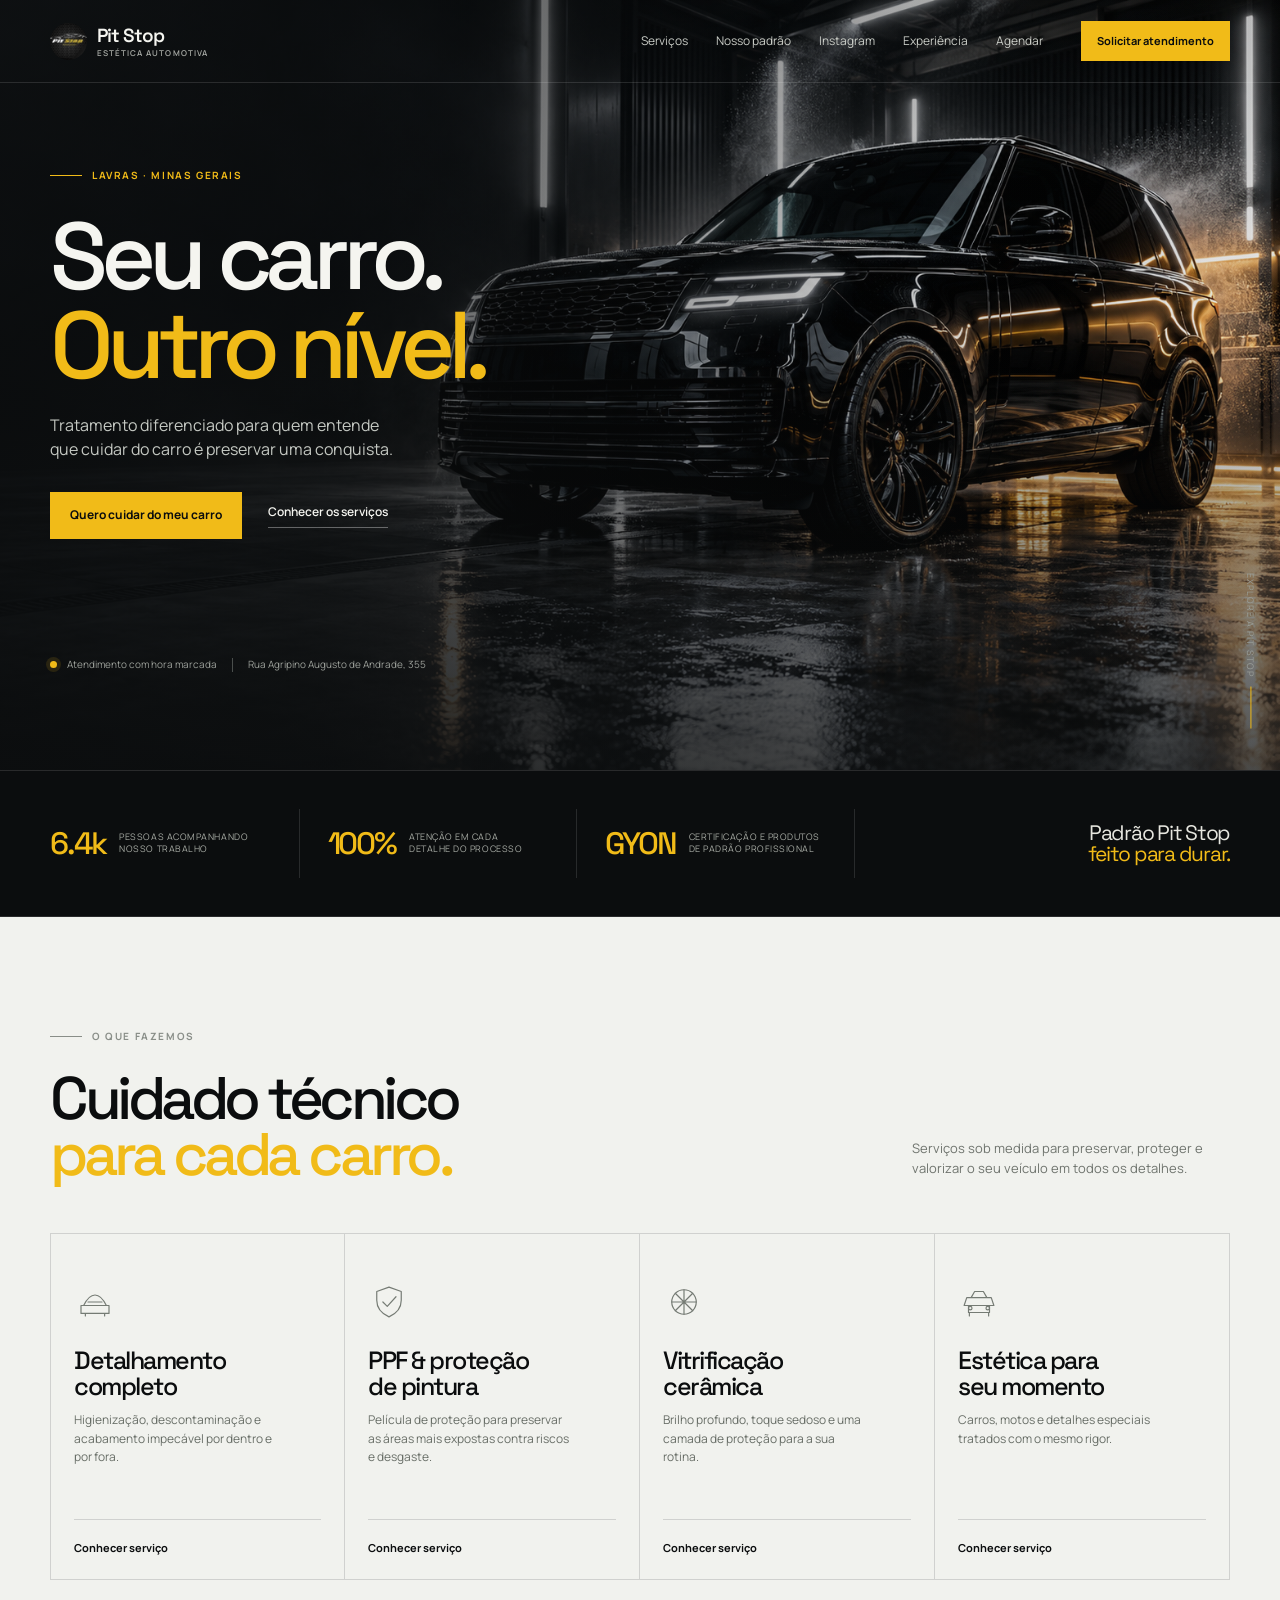
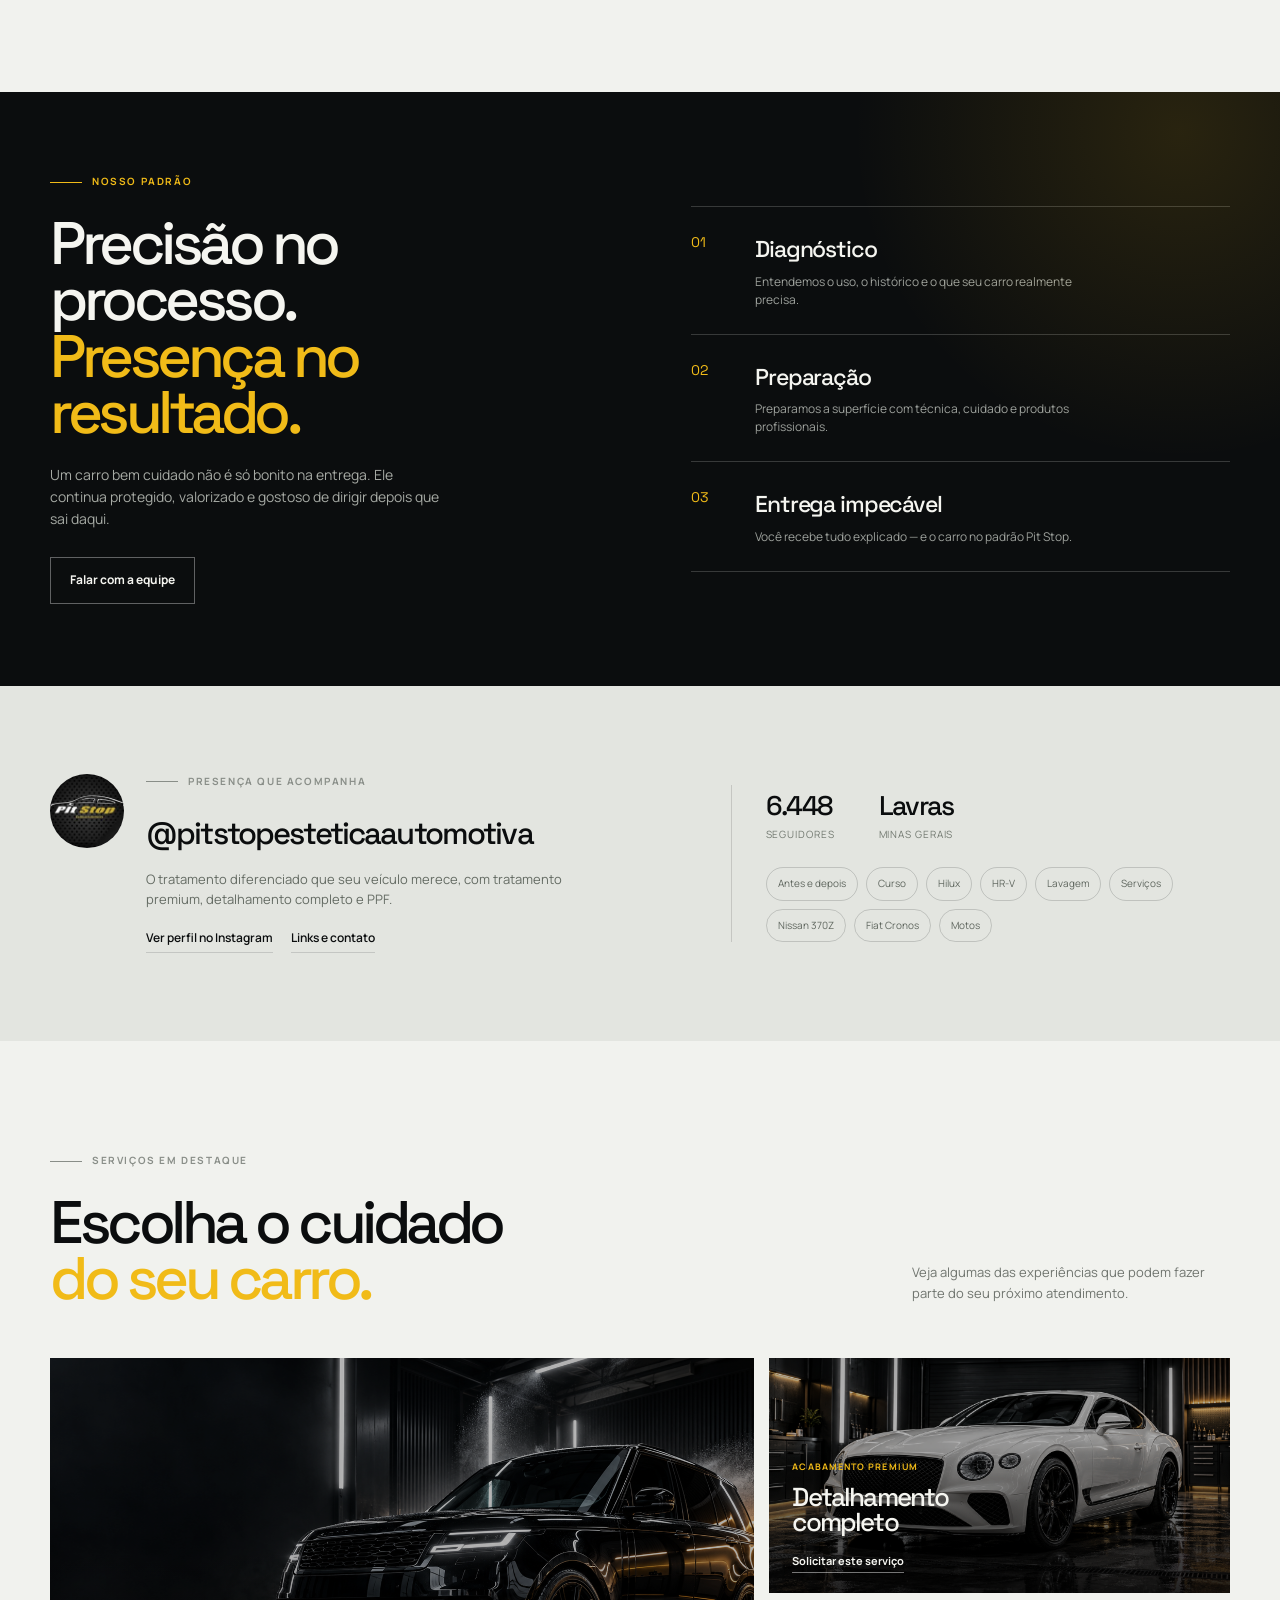
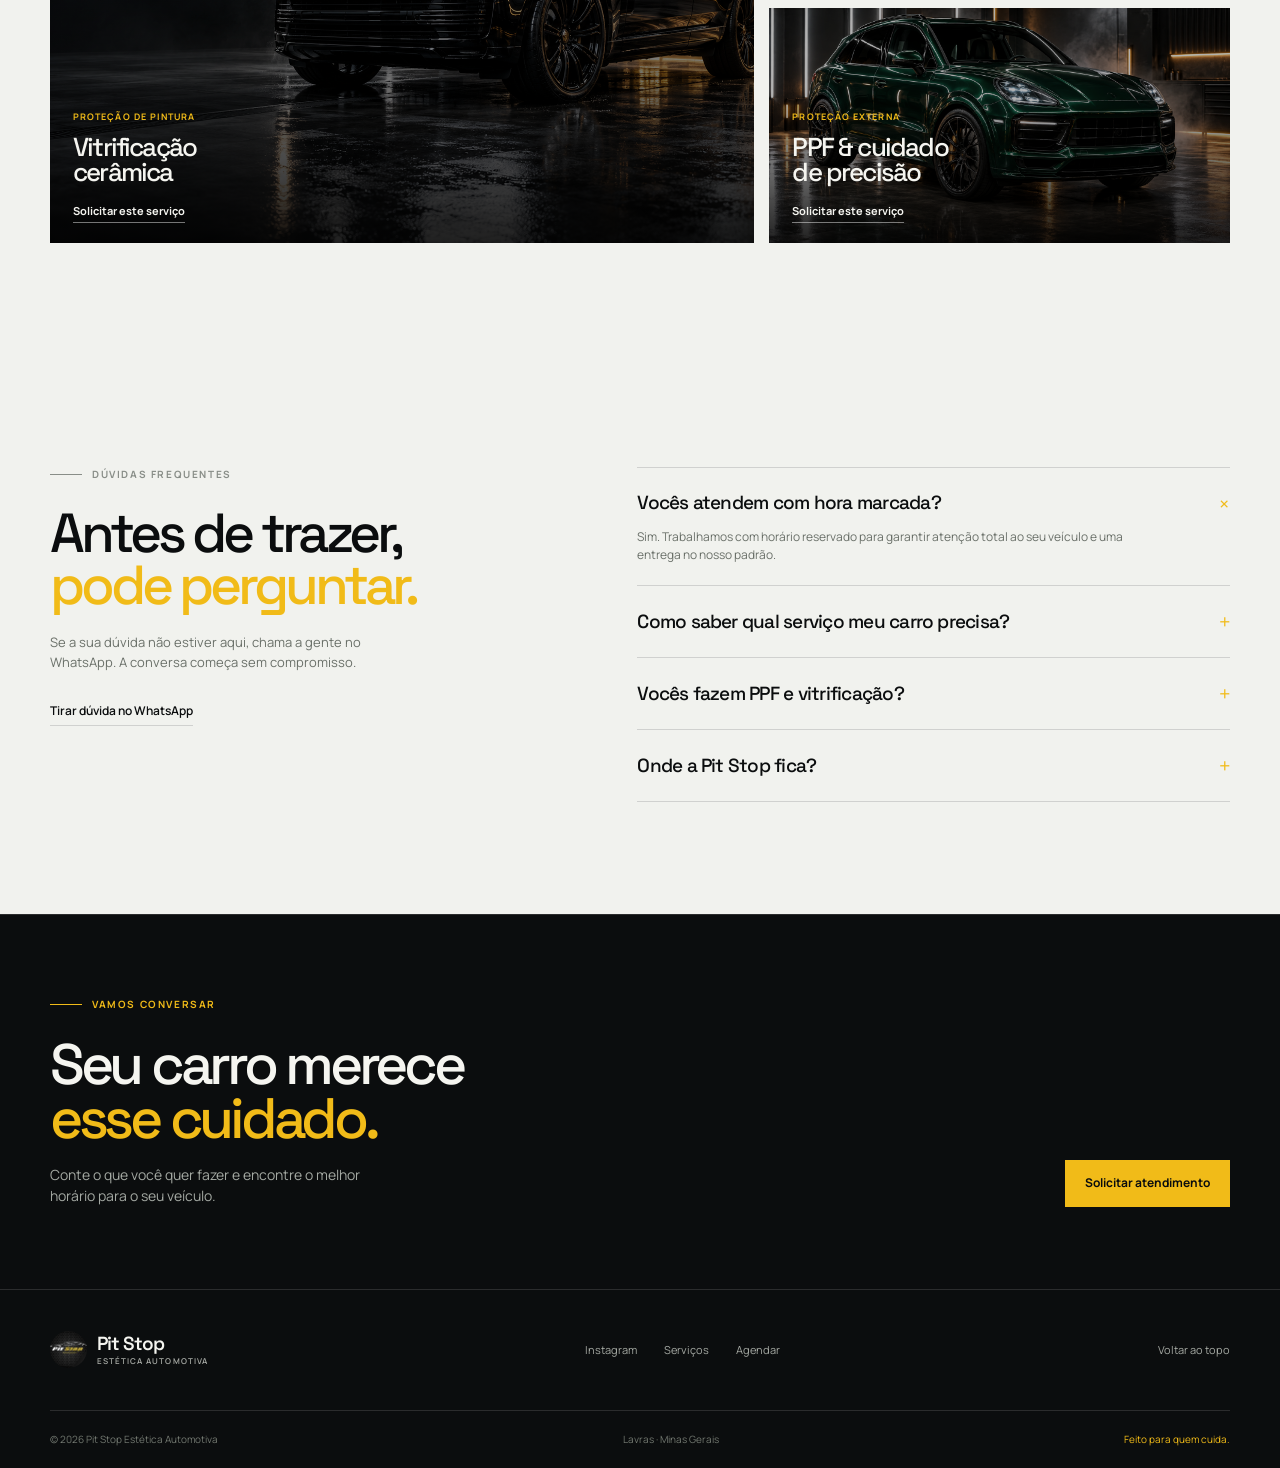
<file: index.html>
<!doctype html>
<html lang="pt-BR">
  <head>
    <meta charset="UTF-8" />
    <meta name="viewport" content="width=device-width, initial-scale=1.0" />
    <meta name="theme-color" content="#0b0d0e" />
    <meta name="description" content="Pit Stop Estética Automotiva — detalhamento premium, PPF, vitrificação e cuidado de verdade em Lavras, MG." />
    <link rel="icon" href="favicon.svg" type="image/svg+xml" />
    <link rel="preconnect" href="https://fonts.googleapis.com" />
    <link rel="preconnect" href="https://fonts.gstatic.com" crossorigin />
    <link href="https://fonts.googleapis.com/css2?family=Manrope:wght@400;500;600;700&family=Space+Grotesk:wght@400;500;600&display=swap" rel="stylesheet" />
    <link rel="stylesheet" href="styles.css?v=hero-full-2" />
    <title>Pit Stop Estética Automotiva | Lavras - MG</title>
  </head>
  <body>
    <a class="skip-link" href="#conteudo">Pular para o conteúdo</a>
    <header class="site-header" id="topo">
      <div class="container header-inner">
        <a class="brand" href="#topo" aria-label="Pit Stop Estética Automotiva, início"><span class="brand-mark" aria-hidden="true">PS</span><span class="brand-copy"><strong>Pit Stop</strong><small>Estética Automotiva</small></span></a>
        <nav class="desktop-nav" aria-label="Navegação principal"><a href="#servicos">Serviços</a><a href="#metodo">Nosso padrão</a><a href="#instagram">Instagram</a><a href="#experiencia">Experiência</a><a href="agendamento.html">Agendar</a></nav>
        <a class="button button-small header-cta" href="agendamento.html">Solicitar atendimento</a>
        <button class="menu-toggle" type="button" aria-expanded="false" aria-controls="mobile-menu" aria-label="Abrir menu"><span></span><span></span></button>
      </div>
      <nav class="mobile-menu" id="mobile-menu" aria-label="Navegação móvel"><a href="#servicos">Serviços</a><a href="#metodo">Nosso padrão</a><a href="#instagram">Instagram</a><a href="#experiencia">Experiência</a><a href="agendamento.html">Agendar atendimento</a></nav>
    </header>

    <main id="conteudo">
      <section class="hero section-dark">
        <div class="hero-image" role="img" aria-label="SUV preto com acabamento brilhante em uma baia profissional de detalhamento"></div><div class="hero-overlay"></div>
        <div class="container hero-content"><div class="eyebrow"><span class="eyebrow-line"></span> Lavras · Minas Gerais</div><h1>Seu carro.<br /><em>Outro nível.</em></h1><p class="hero-lead">Tratamento diferenciado para quem entende que cuidar do carro é preservar uma conquista.</p><div class="hero-actions"><a class="button" href="agendamento.html">Quero cuidar do meu carro</a><a class="text-link" href="#servicos">Conhecer os serviços</a></div><div class="hero-note"><span class="status-dot"></span><span>Atendimento com hora marcada</span><span class="note-divider"></span><span>Rua Agripino Augusto de Andrade, 355</span></div></div><div class="hero-scroll" aria-hidden="true"><span>Explore a Pit Stop</span><i></i></div>
      </section>

      <section class="proof-strip section-dark"><div class="container proof-grid"><div class="proof-item"><strong>6.4k</strong><span>pessoas acompanhando<br />nosso trabalho</span></div><div class="proof-item"><strong>100%</strong><span>atenção em cada<br />detalhe do processo</span></div><div class="proof-item"><strong>GYON</strong><span>certificação e produtos<br />de padrão profissional</span></div><div class="proof-signature">Padrão Pit Stop<br /><span>feito para durar.</span></div></div></section>

      <section class="section services-section" id="servicos"><div class="container"><div class="section-heading split-heading"><div><div class="eyebrow dark-eyebrow"><span class="eyebrow-line"></span> O que fazemos</div><h2>Cuidado técnico<br /><em>para cada carro.</em></h2></div><p>Serviços sob medida para preservar, proteger e valorizar o seu veículo em todos os detalhes.</p></div><div class="services-grid">
        <article class="service-card"><div class="service-icon" aria-hidden="true"><svg viewBox="0 0 48 48"><path d="M11 28c4-8 8-12 13-12s9 4 13 12"/><path d="M8 28h32v9H8zM13 37v3m22-3v3M16 24h16"/></svg></div><h3>Detalhamento<br />completo</h3><p>Higienização, descontaminação e acabamento impecável por dentro e por fora.</p><a href="agendamento.html">Conhecer serviço</a></article>
        <article class="service-card"><div class="service-icon" aria-hidden="true"><svg viewBox="0 0 48 48"><path d="M24 7 38 12v10c0 9-5 15-14 19-9-4-14-10-14-19V12l14-5Z"/><path d="m17 24 5 5 10-11"/></svg></div><h3>PPF & proteção<br />de pintura</h3><p>Película de proteção para preservar as áreas mais expostas contra riscos e desgaste.</p><a href="agendamento.html">Conhecer serviço</a></article>
        <article class="service-card"><div class="service-icon" aria-hidden="true"><svg viewBox="0 0 48 48"><circle cx="24" cy="24" r="14"/><path d="M24 10v28M10 24h28M14 14l20 20M34 14 14 34"/></svg></div><h3>Vitrificação<br />cerâmica</h3><p>Brilho profundo, toque sedoso e uma camada de proteção para a sua rotina.</p><a href="agendamento.html">Conhecer serviço</a></article>
        <article class="service-card"><div class="service-icon" aria-hidden="true"><svg viewBox="0 0 48 48"><path d="M7 28h34l-3-9H10l-3 9Zm5 0v8h24v-8M15 19l4-7h10l4 7M13 36v4m22-4v4"/><circle cx="14" cy="31" r="2"/><circle cx="34" cy="31" r="2"/></svg></div><h3>Estética para<br />seu momento</h3><p>Carros, motos e detalhes especiais tratados com o mesmo rigor.</p><a href="agendamento.html">Conhecer serviço</a></article>
      </div></div></section>

      <section class="method-section section-dark" id="metodo"><div class="method-glow"></div><div class="container method-grid"><div class="method-copy"><div class="eyebrow"><span class="eyebrow-line"></span> Nosso padrão</div><h2>Precisão no processo.<br /><em>Presença no resultado.</em></h2><p>Um carro bem cuidado não é só bonito na entrega. Ele continua protegido, valorizado e gostoso de dirigir depois que sai daqui.</p><a class="button button-outline" href="agendamento.html">Falar com a equipe</a></div><div class="method-list"><div class="method-step"><span class="step-index">01</span><div><h3>Diagnóstico</h3><p>Entendemos o uso, o histórico e o que seu carro realmente precisa.</p></div></div><div class="method-step"><span class="step-index">02</span><div><h3>Preparação</h3><p>Preparamos a superfície com técnica, cuidado e produtos profissionais.</p></div></div><div class="method-step"><span class="step-index">03</span><div><h3>Entrega impecável</h3><p>Você recebe tudo explicado — e o carro no padrão Pit Stop.</p></div></div></div></div></section>

      <section class="instagram-section section" id="instagram"><div class="container instagram-panel"><div class="instagram-profile"><span class="instagram-logo brand-mark" aria-hidden="true">PS</span><div><div class="eyebrow dark-eyebrow"><span class="eyebrow-line"></span> Presença que acompanha</div><h2>@pitstopesteticaautomotiva</h2><p>O tratamento diferenciado que seu veículo merece, com tratamento premium, detalhamento completo e PPF.</p><div class="instagram-actions"><a class="text-link dark-link" href="https://www.instagram.com/pitstopesteticaautomotiva/" target="_blank" rel="noreferrer">Ver perfil no Instagram</a><a class="text-link dark-link" href="https://abre.bio/paravoce" target="_blank" rel="noreferrer">Links e contato</a></div></div></div><div class="instagram-details"><div class="instagram-stat"><strong>6.448</strong><span>seguidores</span></div><div class="instagram-stat"><strong>Lavras</strong><span>Minas Gerais</span></div><div class="instagram-tags"><span>Antes e depois</span><span>Curso</span><span>Hilux</span><span>HR-V</span><span>Lavagem</span><span>Serviços</span><span>Nissan 370Z</span><span>Fiat Cronos</span><span>Motos</span></div></div></div></section>

      <section class="section experience-section" id="experiencia"><div class="container"><div class="section-heading split-heading"><div><div class="eyebrow dark-eyebrow"><span class="eyebrow-line"></span> Serviços em destaque</div><h2>Escolha o cuidado<br /><em>do seu carro.</em></h2></div><p>Veja algumas das experiências que podem fazer parte do seu próximo atendimento.</p></div><div class="experience-grid"><article class="experience-card experience-large"><img src="public/hero-pit-stop.png" alt="SUV preto premium com acabamento brilhante em uma baia de detalhamento" /><div class="experience-content"><span>Proteção de pintura</span><h3>Vitrificação<br />cerâmica</h3><a href="agendamento.html">Solicitar este serviço</a></div></article><article class="experience-card"><img src="public/premium-coupe.png" alt="Cupê premium branco com acabamento espelhado em estúdio" /><div class="experience-content"><span>Acabamento premium</span><h3>Detalhamento<br />completo</h3><a href="agendamento.html">Solicitar este serviço</a></div></article><article class="experience-card"><img src="public/premium-suv-green.png" alt="SUV premium verde com pintura protegida e reflexos de estúdio" /><div class="experience-content"><span>Proteção externa</span><h3>PPF & cuidado<br />de precisão</h3><a href="agendamento.html">Solicitar este serviço</a></div></article></div></div></section>

      <section class="faq-section section"><div class="container faq-grid"><div><div class="eyebrow dark-eyebrow"><span class="eyebrow-line"></span> Dúvidas frequentes</div><h2>Antes de trazer,<br /><em>pode perguntar.</em></h2><p class="faq-intro">Se a sua dúvida não estiver aqui, chama a gente no WhatsApp. A conversa começa sem compromisso.</p><a class="text-link dark-link" href="https://wa.me/5535988313993?text=Ol%C3%A1%2C%20tenho%20uma%20d%C3%BAvida%20sobre%20os%20servi%C3%A7os%20da%20Pit%20Stop." target="_blank" rel="noreferrer">Tirar dúvida no WhatsApp</a></div><div class="faq-list"><details open><summary>Vocês atendem com hora marcada?<span>+</span></summary><p>Sim. Trabalhamos com horário reservado para garantir atenção total ao seu veículo e uma entrega no nosso padrão.</p></details><details><summary>Como saber qual serviço meu carro precisa?<span>+</span></summary><p>Você pode enviar fotos e contar um pouco sobre o uso do carro. Nossa equipe orienta a melhor combinação para seu objetivo.</p></details><details><summary>Vocês fazem PPF e vitrificação?<span>+</span></summary><p>Sim. Trabalhamos com soluções de proteção de pintura, vitrificação cerâmica e detalhamento completo.</p></details><details><summary>Onde a Pit Stop fica?<span>+</span></summary><p>Estamos na Rua Agripino Augusto de Andrade, 355, em Lavras — MG. É só chamar para receber a localização.</p></details></div></div></section>

      <section class="contact-cta section-dark"><div class="container contact-cta-inner"><div><div class="eyebrow"><span class="eyebrow-line"></span> Vamos conversar</div><h2>Seu carro merece<br /><em>esse cuidado.</em></h2><p>Conte o que você quer fazer e encontre o melhor horário para o seu veículo.</p></div><a class="button" href="agendamento.html">Solicitar atendimento</a></div></section>
    </main>

    <footer class="site-footer section-dark"><div class="container footer-top"><a class="brand" href="#topo" aria-label="Voltar ao topo"><span class="brand-mark" aria-hidden="true">PS</span><span class="brand-copy"><strong>Pit Stop</strong><small>Estética Automotiva</small></span></a><div class="footer-links"><a href="https://www.instagram.com/pitstopesteticaautomotiva/" target="_blank" rel="noreferrer">Instagram</a><a href="#servicos">Serviços</a><a href="agendamento.html">Agendar</a></div><a class="back-top" href="#topo">Voltar ao topo</a></div><div class="container footer-bottom"><span>© 2026 Pit Stop Estética Automotiva</span><span>Lavras · Minas Gerais</span><span>Feito para quem cuida.</span></div></footer>
    <script src="script.js"></script>
  </body>
</html>
</file>
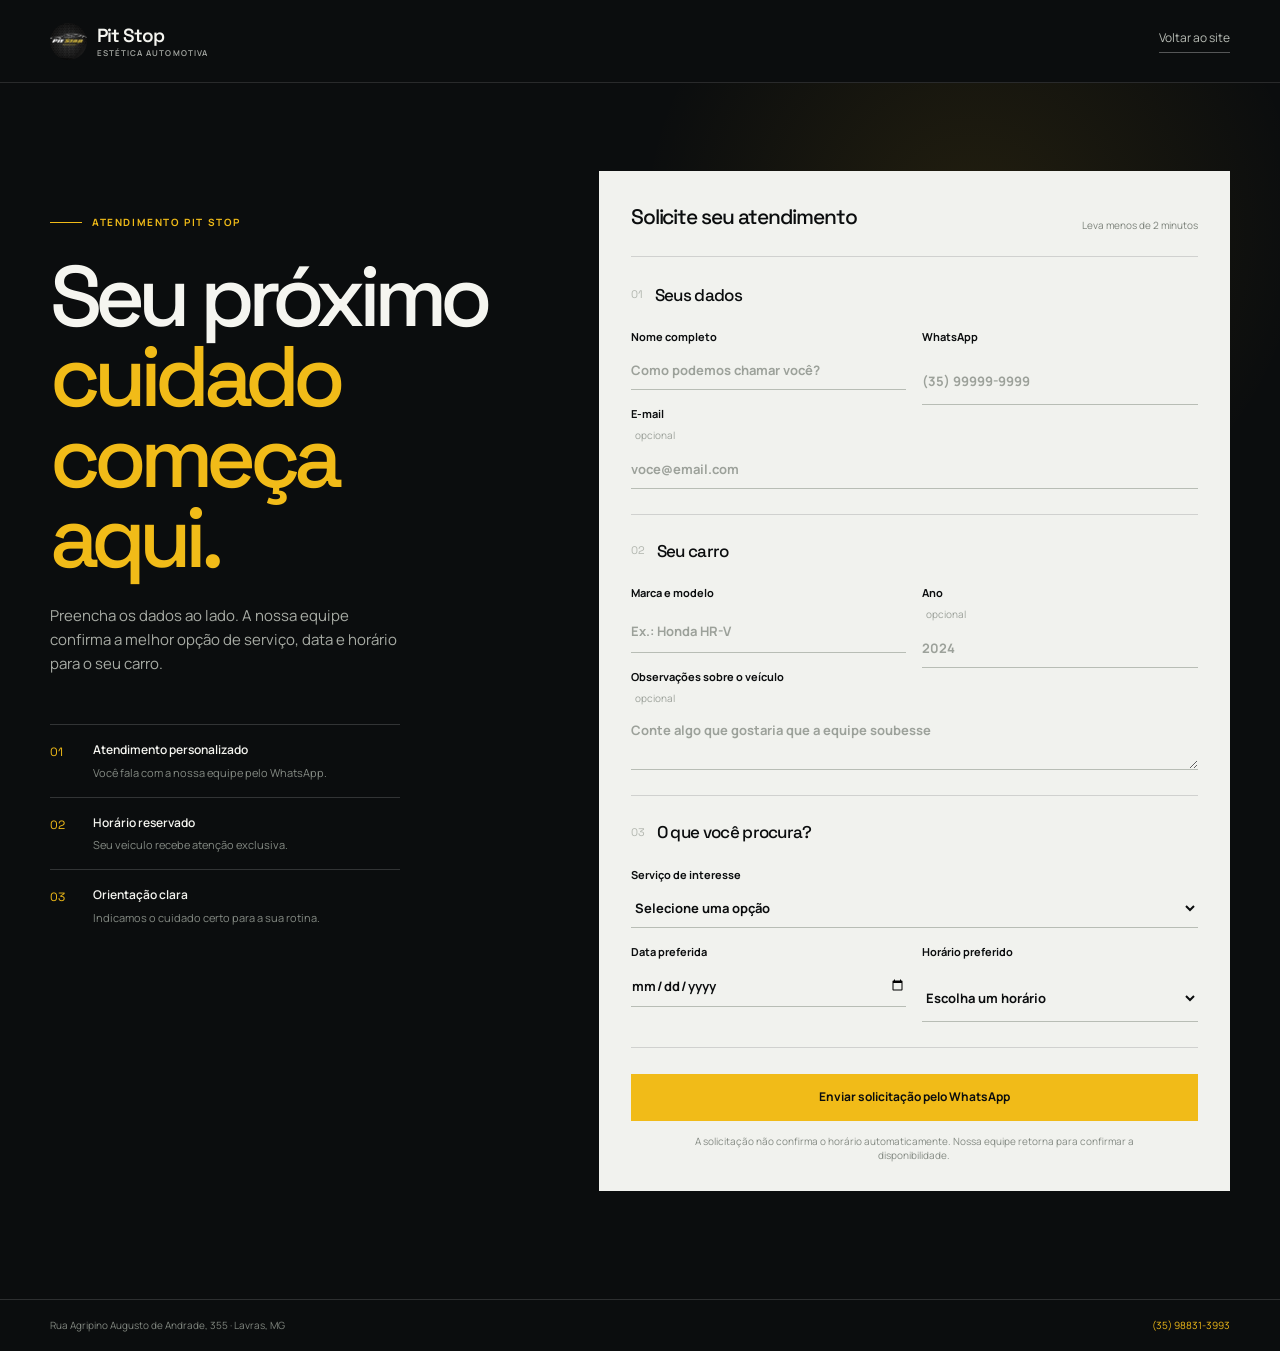
<file: agendamento.html>
<!doctype html>
<html lang="pt-BR">
  <head>
    <meta charset="UTF-8" />
    <meta name="viewport" content="width=device-width, initial-scale=1.0" />
    <meta name="theme-color" content="#0b0d0e" />
    <meta name="description" content="Solicite seu atendimento na Pit Stop Estética Automotiva, em Lavras - MG." />
    <link rel="icon" href="favicon.svg" type="image/svg+xml" />
    <link rel="preconnect" href="https://fonts.googleapis.com" />
    <link rel="preconnect" href="https://fonts.gstatic.com" crossorigin />
    <link href="https://fonts.googleapis.com/css2?family=Manrope:wght@400;500;600;700&family=Space+Grotesk:wght@400;500;600&display=swap" rel="stylesheet" />
    <link rel="stylesheet" href="styles.css?v=hero-full-2" />
    <link rel="stylesheet" href="agendamento.css" />
    <title>Agendamento | Pit Stop Estética Automotiva</title>
  </head>
  <body class="booking-page">
    <header class="site-header booking-header"><div class="container header-inner"><a class="brand" href="index.html" aria-label="Voltar para a Pit Stop"><span class="brand-mark" aria-hidden="true">PS</span><span class="brand-copy"><strong>Pit Stop</strong><small>Estética Automotiva</small></span></a><a class="back-link" href="index.html">Voltar ao site</a></div></header>
    <main class="booking-main"><div class="container booking-layout"><section class="booking-intro"><div class="eyebrow"><span class="eyebrow-line"></span> Atendimento Pit Stop</div><h1>Seu próximo<br /><em>cuidado começa aqui.</em></h1><p>Preencha os dados ao lado. A nossa equipe confirma a melhor opção de serviço, data e horário para o seu carro.</p><div class="booking-note"><span class="booking-note-icon">01</span><div><strong>Atendimento personalizado</strong><small>Você fala com a nossa equipe pelo WhatsApp.</small></div></div><div class="booking-note"><span class="booking-note-icon">02</span><div><strong>Horário reservado</strong><small>Seu veículo recebe atenção exclusiva.</small></div></div><div class="booking-note"><span class="booking-note-icon">03</span><div><strong>Orientação clara</strong><small>Indicamos o cuidado certo para a sua rotina.</small></div></div></section><section class="booking-card"><div class="booking-card-head"><span>Solicite seu atendimento</span><small>Leva menos de 2 minutos</small></div><form id="booking-form"><div class="form-section"><div class="form-section-title"><span>01</span><h2>Seus dados</h2></div><div class="form-row"><label>Nome completo<input required name="name" type="text" placeholder="Como podemos chamar você?" /></label><label>WhatsApp<input required name="phone" type="tel" placeholder="(35) 99999-9999" /></label></div><label>E-mail <span class="optional">opcional</span><input name="email" type="email" placeholder="voce@email.com" /></label></div><div class="form-section"><div class="form-section-title"><span>02</span><h2>Seu carro</h2></div><div class="form-row"><label>Marca e modelo<input required name="vehicle" type="text" placeholder="Ex.: Honda HR-V" /></label><label>Ano <span class="optional">opcional</span><input name="year" type="text" inputmode="numeric" placeholder="2024" /></label></div><label>Observações sobre o veículo <span class="optional">opcional</span><textarea name="notes" rows="2" placeholder="Conte algo que gostaria que a equipe soubesse"></textarea></label></div><div class="form-section"><div class="form-section-title"><span>03</span><h2>O que você procura?</h2></div><label>Serviço de interesse<select required name="service"><option value="" selected disabled>Selecione uma opção</option><option>Quero uma avaliação</option><option>Detalhamento completo</option><option>PPF / proteção de pintura</option><option>Vitrificação cerâmica</option><option>Higienização interna</option><option>Estética para moto</option></select></label><div class="form-row"><label>Data preferida<input required name="date" type="date" /></label><label>Horário preferido<select required name="time"><option value="" selected disabled>Escolha um horário</option><option>08:00</option><option>09:30</option><option>11:00</option><option>13:30</option><option>15:00</option><option>16:30</option></select></label></div></div><button class="button booking-submit" type="submit">Enviar solicitação pelo WhatsApp</button><p class="booking-disclaimer">A solicitação não confirma o horário automaticamente. Nossa equipe retorna para confirmar a disponibilidade.</p></form></section></div></main>
    <footer class="booking-footer"><div class="container"><span>Rua Agripino Augusto de Andrade, 355 · Lavras, MG</span><a href="tel:+5535988313993">(35) 98831-3993</a></div></footer>
    <script src="agendamento.js"></script>
  </body>
</html>
</file>
<file: styles.css>
:root{--ink:#0b0d0e;--surface:#f1f2ee;--surface-2:#e3e5e0;--line:rgba(11,13,14,.14);--white:#f5f5f0;--muted:#9a9d98;--yellow:#f1bb18;--yellow-2:#ffd04a;--max:1180px}*{box-sizing:border-box}html{scroll-behavior:smooth;overflow-x:hidden}body{margin:0;min-width:0;overflow-x:hidden;background:var(--surface);color:var(--ink);font-family:"Manrope",Arial,sans-serif;font-size:15px;line-height:1.55}a{color:inherit;text-decoration:none}button,input,select,textarea{font:inherit}button{cursor:pointer}.skip-link{position:absolute;left:-999px;top:1rem;background:var(--yellow);padding:.7rem 1rem;z-index:99}.skip-link:focus{left:1rem}.container{width:min(calc(100% - 64px),var(--max));max-width:100%;margin-inline:auto}.section{padding:112px 0}.section[id]{scroll-margin-top:92px}.section-dark{background:var(--ink);color:var(--white)}.site-header{position:absolute;inset:0 0 auto;z-index:10;color:var(--white);border-bottom:1px solid rgba(255,255,255,.12)}.header-inner{min-height:82px;display:flex;align-items:center;gap:38px;min-width:0}.brand{display:inline-flex;align-items:center;gap:10px;flex-shrink:0;min-width:0}.brand-mark{width:37px;height:37px;border-radius:50%;display:grid;place-items:center;background:var(--yellow);color:var(--ink);font-family:"Space Grotesk",sans-serif;font-size:12px;font-weight:600;letter-spacing:-.08em}.brand-copy{display:grid;line-height:1;min-width:0}.brand-copy strong{font-family:"Space Grotesk",sans-serif;font-size:19px;font-weight:600;letter-spacing:-.05em}.brand-copy small{margin-top:4px;color:#a9aca7;font-size:8px;font-weight:600;letter-spacing:.13em;text-transform:uppercase}.desktop-nav{display:flex;gap:28px;margin-left:auto;color:#c9ccc6;font-size:12px;min-width:0}.desktop-nav a,.footer-links a{transition:color .2s}.desktop-nav a:hover,.footer-links a:hover{color:var(--yellow)}.button{display:inline-flex;align-items:center;justify-content:center;border:1px solid var(--yellow);background:var(--yellow);color:var(--ink);padding:13px 19px;font-size:12px;font-weight:700;transition:background .2s,transform .2s}.button:hover{background:var(--yellow-2);transform:translateY(-2px)}.button-small{padding:10px 15px;font-size:11px}.button-outline{background:transparent;color:var(--white);border-color:rgba(255,255,255,.35)}.button-outline:hover{background:var(--yellow);border-color:var(--yellow);color:var(--ink)}.menu-toggle,.mobile-menu{display:none}.hero{position:relative;min-height:770px;display:flex;align-items:center;overflow:hidden}.hero-image{position:absolute;inset:0;background:url("hero-pit-stop.png") center/cover no-repeat;filter:saturate(.82)}.hero-overlay{position:absolute;inset:0;background:linear-gradient(90deg,rgba(11,13,14,.95),rgba(11,13,14,.82) 28%,rgba(11,13,14,.22) 76%,rgba(11,13,14,.22)),linear-gradient(0deg,rgba(11,13,14,.74),transparent 45%,rgba(11,13,14,.25))}.hero-content{position:relative;z-index:1;padding-top:70px;min-width:0}.eyebrow{display:flex;align-items:center;gap:10px;color:var(--yellow);font-size:10px;font-weight:700;letter-spacing:.16em;text-transform:uppercase}.eyebrow-line{width:32px;height:1px;background:currentColor}.dark-eyebrow{color:#898e88}.hero h1,.section-heading h2,.method-copy h2,.faq-grid h2,.contact-cta h2{font-family:"Space Grotesk",sans-serif;font-weight:500;letter-spacing:-.075em;line-height:.94}.hero h1{font-size:clamp(58px,7.4vw,96px);margin:29px 0 23px;max-width:580px}.hero h1 em,.section-heading h2 em,.method-copy h2 em,.faq-grid h2 em,.contact-cta h2 em{color:var(--yellow);font-style:normal}.hero-lead{max-width:350px;color:#c4c8c2;font-size:16px;line-height:1.5;margin-bottom:31px}.hero-actions{display:flex;align-items:center;gap:26px}.text-link{display:inline-flex;align-items:center;color:var(--white);font-size:12px;font-weight:600;border-bottom:1px solid rgba(255,255,255,.34);padding-bottom:5px}.text-link:hover{border-color:var(--yellow)}.hero-note{display:flex;align-items:center;gap:10px;margin-top:118px;color:#9b9f99;font-size:10px}.status-dot{width:7px;height:7px;background:var(--yellow);border-radius:50%;box-shadow:0 0 0 4px rgba(241,187,24,.12)}.note-divider{height:14px;width:1px;background:#4a4e4c;margin:0 5px}.hero-scroll{position:absolute;right:30px;bottom:34px;display:flex;align-items:center;gap:10px;transform:rotate(90deg);transform-origin:right center;color:#9b9f99;font-size:9px;letter-spacing:.12em;text-transform:uppercase}.hero-scroll i{width:42px;height:1px;background:var(--yellow)}.proof-strip{border-top:1px solid rgba(255,255,255,.12);border-bottom:1px solid rgba(255,255,255,.12)}.proof-grid{display:grid;grid-template-columns:repeat(3,minmax(0,1fr)) minmax(0,1.25fr);align-items:center;min-height:145px}.proof-item{display:flex;align-items:center;gap:13px;border-right:1px solid rgba(255,255,255,.12);padding:10px 28px 10px 0;margin-right:28px;min-width:0}.proof-item strong{font-family:"Space Grotesk",sans-serif;color:var(--yellow);font-size:31px;font-weight:500;letter-spacing:-.07em}.proof-item span{color:#a8aca5;font-size:9px;line-height:1.35;text-transform:uppercase;letter-spacing:.06em}.proof-signature{justify-self:end;color:#e6e6df;font-family:"Space Grotesk",sans-serif;font-size:21px;line-height:.98;text-align:right;letter-spacing:-.06em}.proof-signature span{color:var(--yellow)}.section-heading{margin-bottom:50px;min-width:0}.split-heading{display:flex;justify-content:space-between;align-items:end;gap:56px;min-width:0}.split-heading h2{font-size:60px;margin:26px 0 0}.split-heading>p{max-width:318px;margin:0 0 5px;color:#6f746e;font-size:13px}.services-grid{display:grid;grid-template-columns:repeat(4,minmax(0,1fr));border-top:1px solid var(--line);border-bottom:1px solid var(--line)}.service-card{min-height:345px;border-right:1px solid var(--line);padding:27px 23px 23px;display:flex;flex-direction:column;transition:background .25s,color .25s;min-width:0}.service-card:first-child{border-left:1px solid var(--line)}.service-card:hover{background:var(--ink);color:var(--white)}.service-card:hover p{color:#b6bab3}.service-card:hover .service-icon{color:var(--yellow)}.service-icon{width:42px;height:42px;margin-top:20px;color:#757b74}.service-icon svg{width:100%;height:100%;fill:none;stroke:currentColor;stroke-width:1.35;stroke-linecap:round;stroke-linejoin:round}.service-card h3{font-family:"Space Grotesk",sans-serif;font-size:25px;line-height:1.04;font-weight:500;letter-spacing:-.06em;margin:24px 0 12px}.service-card p{color:#686e67;font-size:12px;line-height:1.55;max-width:205px;margin:0}.service-card a{margin-top:auto;padding-top:19px;font-size:11px;font-weight:700;border-top:1px solid var(--line);transition:color .2s}.service-card a:hover{color:var(--yellow)}.method-section{position:relative;overflow:hidden}.method-glow{position:absolute;width:700px;height:700px;border-radius:50%;right:-250px;top:-310px;background:radial-gradient(circle,rgba(241,187,24,.13),transparent 66%);pointer-events:none}.method-grid{display:grid;grid-template-columns:minmax(0,1fr) minmax(0,1fr);gap:clamp(45px,8vw,120px);align-items:center;min-width:0}.method-copy{min-width:0}.method-copy h2{font-size:clamp(48px,5.2vw,60px);margin:26px 0 23px;overflow-wrap:anywhere}.method-copy p{max-width:390px;color:#a6aaa4;font-size:14px;margin:0 0 28px}.method-list{border-top:1px solid rgba(255,255,255,.18);min-width:0}.method-step{display:grid;grid-template-columns:46px minmax(0,1fr);gap:18px;padding:25px 0;border-bottom:1px solid rgba(255,255,255,.18)}.step-index{color:var(--yellow);font-family:"Space Grotesk",sans-serif;font-size:14px}.method-step h3{font-family:"Space Grotesk",sans-serif;font-size:23px;font-weight:500;letter-spacing:-.05em;margin:0 0 5px}.method-step p{color:#9da19c;font-size:12px;line-height:1.5;margin:0;max-width:320px}.experience-section{background:var(--surface)}.experience-grid{display:grid;grid-template-columns:minmax(0,1.3fr) minmax(0,.85fr);grid-template-rows:235px 235px;gap:15px}.experience-card{position:relative;overflow:hidden;background:#171a1a;color:var(--white);min-width:0}.experience-card:first-child{grid-row:span 2}.experience-card img{width:100%;height:100%;display:block;object-fit:cover;filter:brightness(.71) saturate(.8);transition:transform .6s,filter .3s}.experience-card:hover img{transform:scale(1.04);filter:brightness(.86) saturate(.95)}.experience-card:after{content:"";position:absolute;inset:0;background:linear-gradient(0deg,rgba(0,0,0,.82),transparent 62%);pointer-events:none}.experience-content{position:absolute;left:23px;right:23px;bottom:21px;z-index:1}.experience-content span{color:var(--yellow);font-size:9px;font-weight:700;letter-spacing:.12em;text-transform:uppercase}.experience-content h3{font-family:"Space Grotesk",sans-serif;font-size:26px;line-height:.98;font-weight:500;letter-spacing:-.07em;margin:8px 0 13px}.experience-content a{font-size:11px;font-weight:700;border-bottom:1px solid rgba(255,255,255,.45);padding-bottom:4px}.experience-content a:hover{color:var(--yellow);border-color:var(--yellow)}.faq-grid{display:grid;grid-template-columns:minmax(0,.9fr) minmax(0,1.1fr);gap:clamp(45px,8vw,110px);min-width:0}.faq-grid>div{min-width:0}.faq-grid h2{font-size:55px;margin:26px 0 20px}.faq-intro{color:#6a7069;max-width:325px;font-size:13px;margin-bottom:26px}.dark-link{color:var(--ink);border-color:var(--line)}.faq-list{border-top:1px solid var(--line);min-width:0}details{border-bottom:1px solid var(--line);padding:20px 0}summary{display:flex;justify-content:space-between;align-items:center;gap:18px;cursor:pointer;list-style:none;font-family:"Space Grotesk",sans-serif;font-size:19px;font-weight:500;letter-spacing:-.04em}summary::-webkit-details-marker{display:none}summary span{color:var(--yellow);font-family:"Manrope",sans-serif;font-size:20px;font-weight:400;transition:transform .2s}details[open] summary span{transform:rotate(45deg)}details p{color:#6a7069;font-size:12px;line-height:1.55;max-width:530px;padding:9px 40px 0 0;margin:0}.contact-cta{border-top:1px solid rgba(255,255,255,.13)}.contact-cta-inner{display:flex;align-items:end;justify-content:space-between;gap:40px}.contact-cta h2{font-size:57px;margin:26px 0 18px}.contact-cta p{color:#a4a9a3;font-size:14px;margin:0;max-width:320px}.site-footer{border-top:1px solid rgba(255,255,255,.13)}.footer-top{display:flex;align-items:center;justify-content:space-between;min-height:120px}.footer-links{display:flex;gap:27px;color:#a5a9a3;font-size:11px}.back-top{color:#a5a9a3;font-size:11px}.footer-bottom{border-top:1px solid rgba(255,255,255,.13);min-height:58px;display:flex;justify-content:space-between;align-items:center;color:#727870;font-size:10px}.footer-bottom span:last-child{color:var(--yellow)}
@media(max-width:900px){.container{width:min(calc(100% - 40px),var(--max))}.desktop-nav,.header-cta{display:none}.menu-toggle{display:flex;margin-left:auto;flex-direction:column;gap:6px;border:0;background:transparent;padding:8px}.menu-toggle span{width:22px;height:1px;background:var(--white);transition:transform .2s}.menu-toggle[aria-expanded=true] span:first-child{transform:translateY(3.5px) rotate(45deg)}.menu-toggle[aria-expanded=true] span:last-child{transform:translateY(-3.5px) rotate(-45deg)}.mobile-menu{display:none;position:absolute;top:82px;left:0;right:0;padding:23px 20px 27px;background:var(--ink);border-bottom:1px solid rgba(255,255,255,.15)}.mobile-menu.is-open{display:grid;gap:17px}.mobile-menu>a{color:#d1d3cd;font-size:14px}.hero{min-height:710px}.hero-image{background-position:63% center}.hero h1{font-size:clamp(57px,12vw,84px)}.hero-note{margin-top:80px;flex-wrap:wrap;max-width:330px}.proof-grid{grid-template-columns:repeat(3,1fr);padding:22px 0}.proof-item{display:block;padding:0 14px 0 0;margin-right:14px}.proof-item strong{display:block;margin-bottom:3px}.proof-item span{font-size:8px}.proof-signature{display:none}.section{padding:82px 0}.split-heading{display:block}.split-heading h2{font-size:54px}.split-heading>p{margin-top:21px}.services-grid{grid-template-columns:repeat(2,1fr)}.service-card{min-height:315px}.service-card:nth-child(2){border-right:0}.service-card:nth-child(3),.service-card:nth-child(4){border-top:1px solid var(--line)}.method-grid,.faq-grid{grid-template-columns:1fr;gap:58px}.method-copy h2,.faq-grid h2,.contact-cta h2{font-size:53px}.method-list{max-width:600px}.experience-grid{grid-template-columns:1fr 1fr;grid-template-rows:250px 210px}.experience-card:first-child{grid-column:span 2;grid-row:auto}.experience-card:nth-child(2),.experience-card:nth-child(3){grid-row:auto}.contact-cta-inner{align-items:flex-start;flex-direction:column}.footer-top{gap:28px;flex-wrap:wrap;padding:30px 0}.footer-links{order:3;width:100%;justify-content:space-between}.footer-bottom{padding:14px 0;display:grid;gap:6px}}
@media(max-width:560px){.container{width:calc(100% - 32px)}.header-inner{min-height:70px}.mobile-menu{top:70px}.hero{min-height:680px}.hero-content{padding-top:35px}.hero h1{font-size:64px}.hero-lead{font-size:15px;max-width:300px}.hero-actions{align-items:flex-start;flex-direction:column;gap:18px}.hero-note{font-size:9px;margin-top:67px}.note-divider{display:none}.hero-note span:last-child{width:100%;margin-left:17px}.proof-grid{gap:9px}.proof-item{border:0;margin:0;padding:0}.proof-item strong{font-size:24px}.proof-item span{font-size:7px}.split-heading h2,.method-copy h2,.faq-grid h2,.contact-cta h2{font-size:49px}.service-card{padding:20px 17px;min-height:300px}.service-icon{width:38px;height:38px;margin-top:10px}.service-card h3{font-size:23px;margin-top:19px}.service-card p{font-size:11px}.experience-grid{display:grid;grid-template-columns:1fr;grid-template-rows:290px 220px 220px}.experience-card:first-child{grid-column:auto}.experience-content h3{font-size:25px}.method-step{grid-template-columns:38px 1fr;gap:12px}.method-step h3{font-size:21px}.faq-grid{gap:43px}.faq-grid h2{margin-top:24px}.footer-links{gap:13px;font-size:10px}}

.brand-mark{background-image:url("public/pit-stop-logo.jpg");background-size:cover;background-position:center;font-size:0;overflow:hidden}
.instagram-section{background:var(--surface-2);padding-top:88px;padding-bottom:88px}
.instagram-panel{display:grid;grid-template-columns:1.1fr .9fr;gap:70px;align-items:center}
.instagram-profile{display:flex;align-items:flex-start;gap:22px}
.instagram-logo{width:74px;height:74px;flex:0 0 74px;border:1px solid rgba(11,13,14,.14);border-radius:50%}
.instagram-profile h2{font-family:"Space Grotesk",sans-serif;font-size:31px;font-weight:500;letter-spacing:-.06em;margin:19px 0 12px}
.instagram-profile p{color:#646b63;font-size:13px;line-height:1.55;max-width:450px;margin:0 0 20px}
.instagram-actions{display:flex;flex-wrap:wrap;gap:18px}
.instagram-details{border-left:1px solid var(--line);padding-left:34px}
.instagram-stat{display:inline-flex;flex-direction:column;margin-right:44px;margin-bottom:25px}
.instagram-stat strong{font-family:"Space Grotesk",sans-serif;font-size:27px;font-weight:500;letter-spacing:-.06em}
.instagram-stat span{color:#727970;font-size:10px;text-transform:uppercase;letter-spacing:.09em}
.instagram-tags{display:flex;flex-wrap:wrap;gap:8px}
.instagram-tags span{border:1px solid rgba(11,13,14,.16);border-radius:999px;padding:8px 11px;color:#5f665e;font-size:10px}
@media(max-width:900px){.instagram-panel{grid-template-columns:1fr;gap:38px}.instagram-details{border-left:0;border-top:1px solid var(--line);padding:26px 0 0}}
@media(max-width:560px){.instagram-section{padding-top:68px;padding-bottom:68px}.instagram-profile{gap:15px}.instagram-logo{width:58px;height:58px;flex-basis:58px}.instagram-profile h2{font-size:24px}.instagram-profile p{font-size:12px}.instagram-stat{margin-right:24px}}
.section[id]{scroll-margin-top:0}
html,body{width:100%;max-width:100%;overflow-x:hidden}
img,svg,video{max-width:100%}
.container,.header-inner,.method-grid,.faq-grid,.instagram-panel,.booking-layout{min-width:0}
.method-copy,.method-list,.faq-list,.booking-card{min-width:0;max-width:100%}
.booking-card input,.booking-card select,.booking-card textarea{max-width:100%;min-width:0}
@media(max-width:1100px) and (min-width:901px){.container{width:calc(100% - 48px)}.header-inner{gap:20px}.desktop-nav{gap:17px;font-size:11px}.header-cta{display:none}.split-heading{gap:32px}.split-heading h2{font-size:54px}.service-card{padding-inline:17px}.service-card h3{font-size:22px}.method-grid{gap:clamp(36px,5vw,68px)}.method-copy h2{font-size:clamp(47px,5vw,56px)}.faq-grid{gap:clamp(36px,5vw,70px)}}
.hero-image{left:50%;right:0;inset-block:0;background-position:62% center}
.hero-overlay{left:0;right:auto;width:50%;background:var(--ink)}
.hero-content{padding-right:52%}
.hero h1{max-width:430px}
.hero h1{max-width:520px}
.method-section{padding:112px 0}
.contact-cta{padding:112px 0}
@media(max-width:1100px) and (min-width:901px){.hero-content{padding-right:50%}.hero h1{font-size:clamp(52px,6vw,72px)}}
@media(max-width:900px){.hero{min-height:0;display:flex;flex-direction:column;align-items:stretch;padding-top:70px}.hero-image{position:relative;order:2;left:auto;right:auto;inset:auto;width:100%;height:360px;background-position:center}.hero-overlay{display:none}.hero-content{order:1;max-width:none;width:100%;padding:62px max(20px,calc((100% - var(--max))/2)) 58px}.hero h1{max-width:560px}.hero-note{margin-top:55px}.hero-scroll{display:none}}
.method-section,.contact-cta{padding:82px 0}
@media(max-width:560px){.hero{padding-top:70px}.hero-image{height:290px}.hero-content{padding:45px 16px 48px}.hero h1{font-size:60px}.hero-note{margin-top:48px}}

/* Hero full-bleed: the car now fills the entire opening section while the
   directional veil preserves contrast and keeps the message readable. */
.hero{min-height:770px;display:flex;align-items:center;padding-top:0}
.hero-image{position:absolute;inset:0;left:0;right:0;width:100%;height:100%;background-position:center;background-size:cover}
.hero-overlay{display:block;position:absolute;inset:0;left:0;right:0;width:100%;background:linear-gradient(90deg,rgba(11,13,14,.86) 0%,rgba(11,13,14,.72) 25%,rgba(11,13,14,.42) 48%,rgba(11,13,14,.16) 72%,rgba(11,13,14,.06) 100%),linear-gradient(0deg,rgba(11,13,14,.72),transparent 56%,rgba(11,13,14,.22))}
.hero-content{order:initial;width:min(calc(100% - 64px),var(--max));max-width:var(--max);padding-right:52%;position:relative;z-index:1}
.hero h1{max-width:520px}
@media(max-width:1100px) and (min-width:901px){.hero-content{width:calc(100% - 48px);padding-right:50%}}
@media(max-width:900px){.hero{min-height:680px;display:flex;align-items:center;padding-top:70px}.hero-image{position:absolute;inset:0;width:100%;height:100%;order:initial;background-position:center}.hero-overlay{display:block;width:100%;background:linear-gradient(0deg,rgba(11,13,14,.92) 0%,rgba(11,13,14,.72) 48%,rgba(11,13,14,.24) 100%),linear-gradient(90deg,rgba(11,13,14,.72),rgba(11,13,14,.12))}.hero-content{order:initial;width:calc(100% - 40px);max-width:var(--max);padding:45px 0 48px}.hero h1{max-width:560px}.hero-scroll{display:none}}
@media(max-width:560px){.hero{min-height:680px;padding-top:70px}.hero-content{width:calc(100% - 32px);padding:42px 0 46px}.hero-image{background-position:center}.hero h1{font-size:60px}}
</file>
<file: agendamento.css>
.booking-page{background:var(--ink);color:var(--white)}.booking-header{position:relative;background:var(--ink)}.booking-header .header-inner{justify-content:space-between}.back-link{color:#b8bcb5;font-size:12px;border-bottom:1px solid rgba(255,255,255,.3);padding-bottom:4px}.back-link:hover{color:var(--yellow);border-color:var(--yellow)}.booking-main{padding:88px 0 108px;background:radial-gradient(circle at 76% 12%,rgba(241,187,24,.1),transparent 23%),var(--ink)}.booking-layout{display:grid;grid-template-columns:.82fr 1.18fr;gap:110px;align-items:start}.booking-intro{padding-top:44px}.booking-intro h1{font-family:"Space Grotesk",sans-serif;font-size:clamp(54px,6.7vw,86px);font-weight:500;letter-spacing:-.08em;line-height:.94;margin:26px 0 25px}.booking-intro h1 em{font-style:normal;color:var(--yellow)}.booking-intro>p{max-width:350px;color:#a7aba4;font-size:15px;line-height:1.6;margin:0 0 48px}.booking-note{display:flex;gap:15px;align-items:flex-start;max-width:350px;border-top:1px solid rgba(255,255,255,.16);padding:16px 0}.booking-note-icon{width:28px;color:var(--yellow);font-family:"Space Grotesk",sans-serif;font-size:12px;padding-top:2px}.booking-note strong,.booking-note small{display:block}.booking-note strong{font-size:12px;font-weight:600}.booking-note small{color:#858b84;font-size:11px;margin-top:4px}.booking-card{background:var(--surface);color:var(--ink);padding:30px 32px 28px}.booking-card-head{display:flex;justify-content:space-between;align-items:end;border-bottom:1px solid var(--line);padding-bottom:22px;margin-bottom:2px}.booking-card-head span{font-family:"Space Grotesk",sans-serif;font-size:21px;font-weight:500;letter-spacing:-.05em}.booking-card-head small{color:#7d837b;font-size:10px}.form-section{padding:23px 0 25px;border-bottom:1px solid var(--line)}.form-section-title{display:flex;align-items:center;gap:12px;margin-bottom:20px}.form-section-title span{color:#b3b7b0;font-family:"Space Grotesk",sans-serif;font-size:11px}.form-section-title h2{font-family:"Space Grotesk",sans-serif;font-size:17px;font-weight:500;letter-spacing:-.04em;margin:0}.form-row{display:grid;grid-template-columns:1fr 1fr;gap:16px}.booking-card label{display:grid;gap:6px;font-size:11px;font-weight:700;margin-bottom:15px}.booking-card label:last-child{margin-bottom:0}.optional{color:#9ca19a;font-size:10px;font-weight:400;margin-left:4px}.booking-card input,.booking-card select,.booking-card textarea{width:100%;border:0;border-bottom:1px solid #b8bdb5;background:transparent;border-radius:0;color:var(--ink);outline:0;padding:9px 0;font-size:13px}.booking-card input:focus,.booking-card select:focus,.booking-card textarea:focus{border-color:var(--yellow)}.booking-card input::placeholder,.booking-card textarea::placeholder{color:#9ca19a}.booking-card select{cursor:pointer}.booking-card textarea{resize:vertical;line-height:1.5}.booking-submit{width:100%;margin-top:26px}.booking-disclaimer{color:#858b84;text-align:center;font-size:10px;line-height:1.45;max-width:440px;margin:13px auto 0}.booking-footer{border-top:1px solid rgba(255,255,255,.14);padding:18px 0;color:#80867f;font-size:10px}.booking-footer .container{display:flex;justify-content:space-between}.booking-footer a{color:var(--yellow)}
@media(max-width:900px){.booking-layout{grid-template-columns:1fr;gap:55px}.booking-intro{padding-top:15px}.booking-intro>p{margin-bottom:30px}.booking-main{padding-top:55px}.booking-card{max-width:650px}.booking-footer .container{gap:10px;flex-direction:column}}
@media(max-width:560px){.booking-card{padding:24px 18px}.booking-card-head{display:grid;gap:5px}.form-row{grid-template-columns:1fr;gap:0}.booking-intro h1{font-size:55px}.booking-main{padding-bottom:75px}}
</file>
